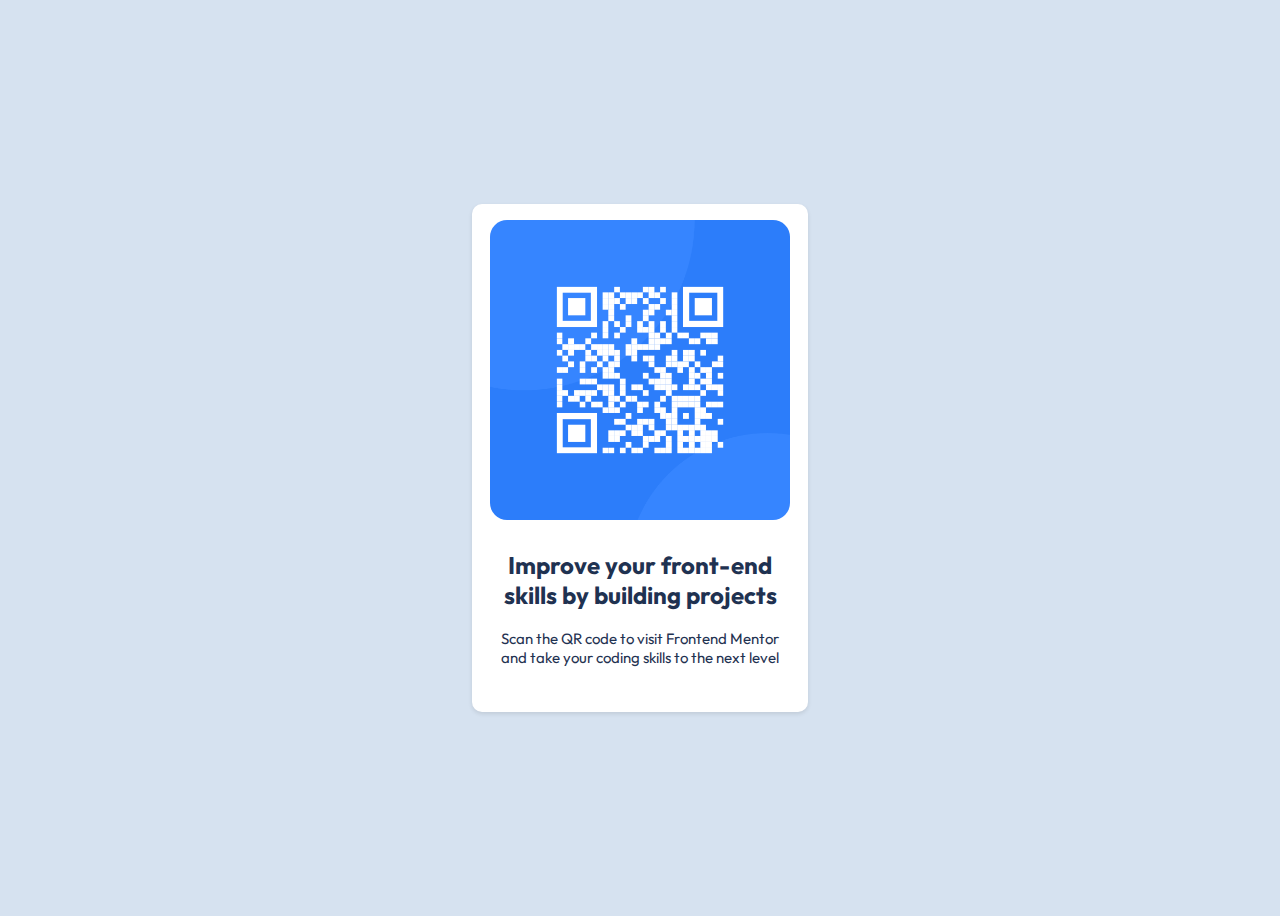
<file: qr-code-component-main/index.html>
<!DOCTYPE html>
<html lang="en">
<head>
  <meta charset="UTF-8">
  <meta name="viewport" content="width=device-width, initial-scale=1.0"> <!-- displays site properly based on user's device -->

  <link rel="icon" type="image/png" sizes="32x32" href="./images/favicon-32x32.png">
  <link rel="stylesheet" href="style.css">
  <title>Frontend Mentor | QR code component</title>
  <link rel="preconnect" href="https://fonts.googleapis.com">
  <link rel="preconnect" href="https://fonts.gstatic.com" crossorigin>
  <link href="https://fonts.googleapis.com/css2?family=Outfit&display=swap" rel="stylesheet">
  <link rel="preconnect" href="https://fonts.googleapis.com">
  <link rel="preconnect" href="https://fonts.gstatic.com" crossorigin>
  <link href="https://fonts.googleapis.com/css2?family=Outfit:wght@700&display=swap" rel="stylesheet">  
</head>
<body class="backfull">
    <div class="card-container">
        <div class="img">
          <img width="300px" class="img" src="images/image-qr-code.png" alt="">
        </div>
        <div class="texts">
          <h2 class="text">Improve your front-end skills by building projects</h2>
          <p>Scan the QR code to visit Frontend Mentor and take your coding skills to the next level</p>
        </div>
    </div>
  
  
  
</body>
</html>
</file>
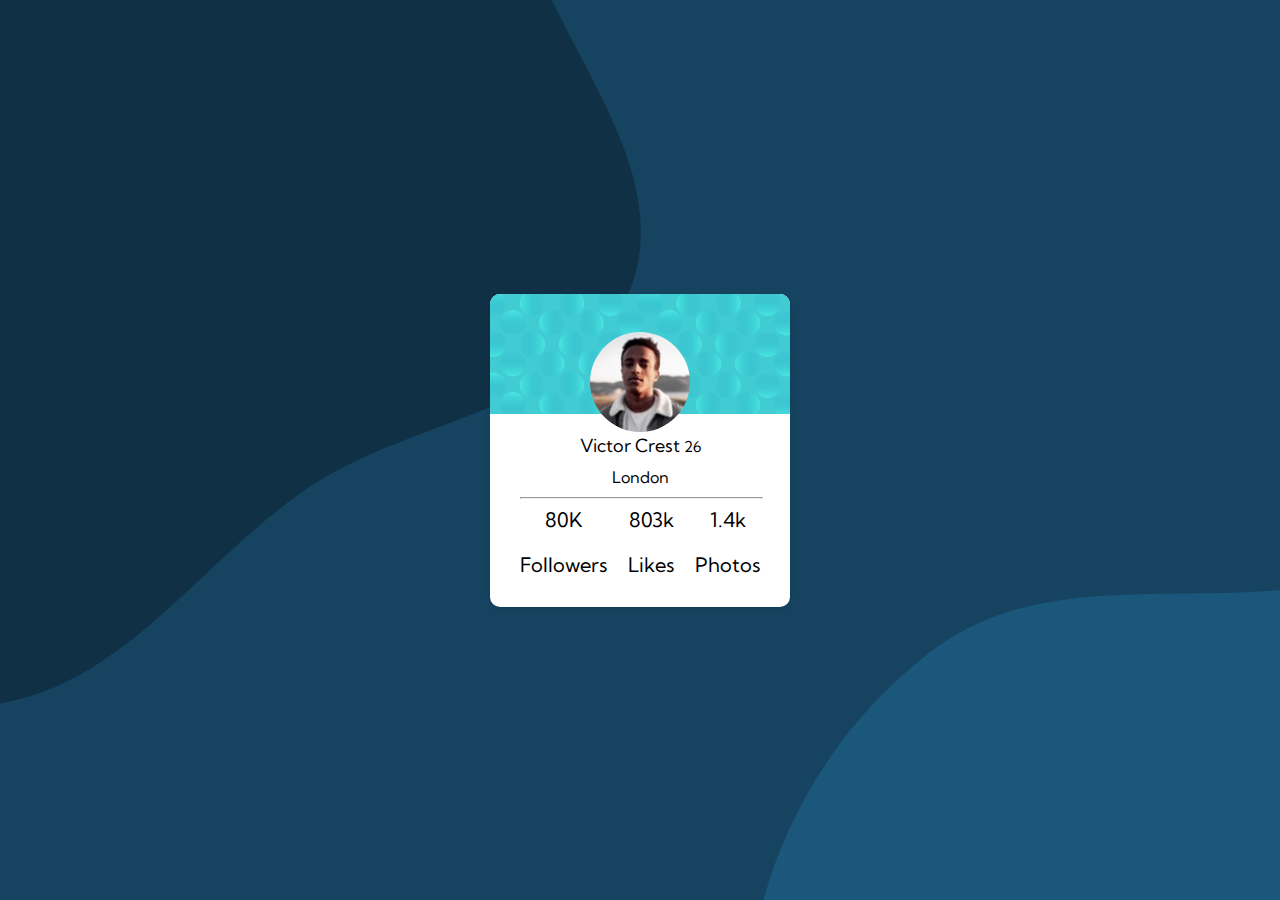
<file: profile-card-component-main/profile-card-component-main/index.html>
<!DOCTYPE html>
<html lang="en">

<head>
  <meta charset="UTF-8">
  <meta name="viewport" content="width=device-width, initial-scale=1.0">
  <link rel="icon" type="image/png" sizes="32x32" href="./images/favicon-32x32.png">
  <link rel="stylesheet" href="style.css">
  <link rel="preconnect" href="https://fonts.googleapis.com">
  <link rel="preconnect" href="https://fonts.gstatic.com" crossorigin>
  <link href="https://fonts.googleapis.com/css2?family=Kumbh+Sans:wght@700&display=swap" rel="stylesheet">
  <link rel="preconnect" href="https://fonts.googleapis.com">
  <link rel="preconnect" href="https://fonts.gstatic.com" crossorigin>
  <link href="https://fonts.googleapis.com/css2?family=Kumbh+Sans&display=swap" rel="stylesheet">
  <title>Frontend Mentor | Profile card component</title>
</head>

<body>
  
  
</div>

  <main class="card">
    <div class="card-header">
      <img src="images/bg-pattern-card.svg" alt="svg">
      <div class="profile-image">
        <img src="images/image-victor.jpg" alt="#">
      </div>
    </div>
    <div class="card-divider"></div>
    <div class="card-body">
      <div class="text-block1">
        <span class="name">Victor Crest</span>
        <span>26</span>
      </div>
      <div class="london">
        <span>London</span>
      </div>
      <hr width="100%">
      <div class="social-container">
        <div class="social-numbers">
          <span>80K</span>
          <p>Followers</p>
        </div>
        <div class="social-numbers">
          <span>803k</span>
          <p>Likes</p>
        </div>
        <div class="social-numbers">
          <span>1.4k</span>
          <p>Photos</p>
        </div>
      </div>
    </div>
  </main>

  <!-- <div class="top-left-circle">
    <object data="images/bg-pattern-bottom.svg" type="image/svg+xml"></object>
  </div>
  <div class="bottom-right-circle">
    <object data="images/bg-pattern-top.svg" type="image/svg+xml"></object>
  </div> -->

</body>

</html>
</file>
<file: qr-code-component-main/style.css>
.card-container {
    display: flex;
    flex-direction: column;
    justify-content: center;
    align-items: center;
    border-radius: 10px;
    background: hsl(0, 0%, 100%);
    padding-bottom: 30px;
    padding-left: 18px;
    padding-right: 18px;
    padding-top: 10px;
    width: 300px;
    box-shadow: 0 2px 4px rgba(0, 0, 0, 0.1);
    

}

.img {

    border-radius: 20px;
    padding: 3px;

}

.texts {
    color: hsl(218, 44%, 22%);
    align-items: center;



}

.texts h2,
.texts p {
    text-align: center;
}

.text{
    font-family: 'Outfit', sans-serif;
}

p {
    font-family: 'Outfit', sans-serif;
    font-size: 15px;
}



.backfull {
    background-color: hsl(212, 45%, 89%);
    align-items: center;
    min-height: 100vh;
    display: flex;
    justify-content: center;
}


@media (max-width: 375px) {
    .card-container {
        display: flex;
        flex-direction: column;
        justify-content: center;
        align-items: center;
        border-radius: 10px;
        background: hsl(0, 0%, 100%);
        padding-bottom: 30px;
        padding-left: 10px;
        padding-right: 10px;
        padding-top: 10px;
        width: 300px;
        box-shadow: 0 2px 4px rgba(0, 0, 0, 0.1);
        

    }

    .img {

        border-radius: 20px;
        padding: 3px;

    }

    .texts {
        color: hsl(218, 44%, 22%);
        align-items: center;



    }

    .texts h2,
    .texts p {
        text-align: center;

    }

    .text{
        font-family: 'Outfit', sans-serif;
    }

    p {
        font-family: 'Outfit', sans-serif;
        font-size: 15px;
        
    }

    .backfull {
        background-color: hsl(212, 45%, 89%);
        align-items: center;
        min-height: 100vh;
        justify-content: center;
        display: flex;
    }

}
</file>
<file: profile-card-component-main/profile-card-component-main/style.css>
body {
    background-image: url("data:image/svg+xml,%3csvg xmlns='http://www.w3.org/2000/svg' version='1.1' xmlns:xlink='http://www.w3.org/1999/xlink' xmlns:svgjs='http://svgjs.com/svgjs' width='1920' height='1080' preserveAspectRatio='none' viewBox='0 0 1920 1080'%3e%3cg mask='url(%26quot%3b%23SvgjsMask1026%26quot%3b)' fill='none'%3e%3crect width='1920' height='1080' x='0' y='0' fill='rgba(21%2c 67%2c 96%2c 1)'%3e%3c/rect%3e%3cpath d='M0%2c597.015C108.972%2c570.308%2c202.26%2c516.665%2c308.082%2c479.385C453.402%2c428.19%2c638.27%2c454.481%2c737.987%2c337.027C839.394%2c217.583%2c864.927%2c31.24%2c814.496%2c-117.107C765.408%2c-261.504%2c580.334%2c-301.068%2c481.561%2c-417.275C381.345%2c-535.179%2c384.176%2c-759.3%2c234.684%2c-799.259C84.152%2c-839.497%2c-28.854%2c-649.239%2c-173.974%2c-592.501C-301.542%2c-542.626%2c-452.751%2c-569.296%2c-562.639%2c-487.529C-684.738%2c-396.676%2c-809.297%2c-269.054%2c-813.129%2c-116.91C-816.96%2c35.166%2c-649.934%2c129.694%2c-581.61%2c265.612C-516.864%2c394.411%2c-548.527%2c587.262%2c-423.276%2c658.63C-296.836%2c730.676%2c-141.343%2c631.656%2c0%2c597.015' fill='%230f3045'%3e%3c/path%3e%3cpath d='M1920 2027.2730000000001C2095.549 2035.039 2253.282 1920.675 2387.007 1806.6770000000001 2509.226 1702.488 2569.205 1552.79 2643.57 1410.443 2722.385 1259.578 2882.511 1111.947 2835.3940000000002 948.386 2787.126 780.8299999999999 2567.87 741.104 2422.858 644.271 2318.103 574.3199999999999 2222.619 496.41099999999994 2102.37 458.904 1980.505 420.89200000000005 1852.521 397.591 1728.461 427.678 1600.989 458.592 1506.574 553.039 1399.8400000000001 629.279 1258.392 730.315 1061.472 785.05 1000.34 947.773 938.156 1113.297 998.505 1307.427 1087.722 1460.088 1173.01 1606.0259999999998 1339.134 1671.307 1478.815 1766.498 1622.9 1864.69 1745.808 2019.567 1920 2027.2730000000001' fill='%231b567b'%3e%3c/path%3e%3c/g%3e%3cdefs%3e%3cmask id='SvgjsMask1026'%3e%3crect width='1920' height='1080' fill='white'%3e%3c/rect%3e%3c/mask%3e%3c/defs%3e%3c/svg%3e");
    display: flex;
    justify-content: center;
    align-items: center;
    height: 100vh;
    margin: 0;

}

.card {
    display: flex;
    flex-direction: column;
    align-items: center;
    background-color: white;
    border-radius: 10px;
    box-shadow: 0 2px 4px rgba(0, 0, 0, 0.1);
    width: 300px;

}

.card-header {
    display: flex;
    justify-content: center;
    margin-bottom: 20px;
    border-radius: 10px;
}

.card-header img {
    width: 100%;
    border-top-left-radius: 10px;
    border-top-right-radius: 10px;
}

.card-body {
    text-align: center;
}

.text-block1 {
    margin-bottom: 10px;
    font-size: 15px;
    font-family: 'Kumbh Sans', sans-serif;
}

.london {
    margin-bottom: 10px;
    font-family: 'Kumbh Sans', sans-serif;
}

.social-numbers {
    gap: 20px;
    margin-bottom: 10px;
    font-size: 18px;
    font-family: 'Kumbh Sans', sans-serif;

}

.social-container {
    display: flex;
    flex-wrap: wrap;
    justify-content: center;
    gap: 20px;
}

.social-numbers p {
    font-size: 20px;
}

.social-numbers span {
    font-size: 20px;
    font: bold;
}


.card-header {
    position: relative;
}

.profile-image {
    position: absolute;
    top: 75%;
    left: 50%;
    transform: translate(-50%, -50%);
    width: 100px;
    /* Ajusta el ancho de la imagen */
    height: auto;
    z-index: 1;
}

.profile-image img {
    width: 100%;
    height: 100%;
    object-fit: cover;
    border-radius: 50%;
}

.name {
    font-size: 18px;
    font-family: 'Kumbh Sans', sans-serif;
    font: bold;

}



@media (max-width: 1440px) {
    body {
        background-image: url("data:image/svg+xml,%3csvg xmlns='http://www.w3.org/2000/svg' version='1.1' xmlns:xlink='http://www.w3.org/1999/xlink' xmlns:svgjs='http://svgjs.com/svgjs' width='1440' height='1080' preserveAspectRatio='none' viewBox='0 0 1440 1080'%3e%3cg mask='url(%26quot%3b%23SvgjsMask1038%26quot%3b)' fill='none'%3e%3crect width='1440' height='1080' x='0' y='0' fill='rgba(21%2c 67%2c 96%2c 1)'%3e%3c/rect%3e%3cpath d='M0%2c703.492C127.732%2c682.177%2c203.768%2c556.581%2c311.917%2c485.352C418.452%2c415.185%2c586.062%2c407.537%2c630.76%2c288.058C675.956%2c167.25%2c557.431%2c48.906%2c521.547%2c-74.987C491.682%2c-178.097%2c494.503%2c-288.138%2c437.521%2c-379.114C374.281%2c-480.083%2c293.102%2c-576.396%2c181.454%2c-617.976C66.585%2c-660.755%2c-66.796%2c-658.625%2c-178.703%2c-608.608C-285.245%2c-560.989%2c-331.393%2c-441.56%2c-408.751%2c-354.185C-487.16%2c-265.623%2c-602.589%2c-204.832%2c-636.514%2c-91.517C-672.233%2c27.793%2c-638.505%2c155.15%2c-596.319%2c272.33C-551.311%2c397.35%2c-494.532%2c524.104%2c-386.855%2c601.959C-276.585%2c681.689%2c-134.219%2c725.89%2c0%2c703.492' fill='%230f3045'%3e%3c/path%3e%3cpath d='M1440 1589.118C1546.085 1575.135 1653.078 1604.383 1753.817 1568.309 1872.777 1525.71 1997.5 1472.27 2064.855 1365.362 2135.2309999999998 1253.658 2139.733 1112.754 2123.367 981.747 2106.797 849.104 2077.739 700.65 1971.655 619.318 1867.587 539.531 1720.116 578.116 1589.118 572.1510000000001 1489.236 567.603 1395.045 577.294 1295.694 588.539 1173.517 602.3679999999999 1038.723 574.03 938.85 645.751 832.521 722.108 758.775 850.149 749.557 980.729 740.512 1108.85 835.86 1214.71 890.479 1330.958 944.412 1445.745 953.307 1604.766 1068.097 1658.693 1184.606 1713.4279999999999 1312.378 1605.94 1440 1589.118' fill='%231b567b'%3e%3c/path%3e%3c/g%3e%3cdefs%3e%3cmask id='SvgjsMask1038'%3e%3crect width='1440' height='1080' fill='white'%3e%3c/rect%3e%3c/mask%3e%3c/defs%3e%3c/svg%3e");
    }

}


@media (width: 375px) {
    body {
        background-image: url("data:image/svg+xml,%3csvg xmlns='http://www.w3.org/2000/svg' version='1.1' xmlns:xlink='http://www.w3.org/1999/xlink' xmlns:svgjs='http://svgjs.com/svgjs' width='375' height='700' preserveAspectRatio='none' viewBox='0 0 375 700'%3e%3cg mask='url(%26quot%3b%23SvgjsMask1066%26quot%3b)' fill='none'%3e%3crect width='375' height='700' x='0' y='0' fill='rgba(21%2c 67%2c 96%2c 1)'%3e%3c/rect%3e%3cpath d='M0%2c266.429C49.251%2c260.287%2c65.811%2c194.122%2c108.689%2c169.124C154.687%2c142.307%2c228.89%2c162.701%2c256.26%2c117.03C282.911%2c72.559%2c240.93%2c17.6%2c229.849%2c-33.047C219.692%2c-79.468%2c224.446%2c-131.614%2c193.894%2c-168.01C163.204%2c-204.57%2c113.852%2c-219.582%2c66.753%2c-227.341C23.246%2c-234.508%2c-19.554%2c-223.088%2c-61.696%2c-210.117C-103.335%2c-197.301%2c-142.676%2c-180.537%2c-176.102%2c-152.594C-214.217%2c-120.732%2c-264.199%2c-87.997%2c-267.106%2c-38.404C-270.032%2c11.522%2c-215.503%2c43.73%2c-190.137%2c86.832C-168.04%2c124.379%2c-159.301%2c168.679%2c-127.629%2c198.595C-91.88%2c232.362%2c-48.797%2c272.514%2c0%2c266.429' fill='%230f3045'%3e%3c/path%3e%3cpath d='M375 991.2429999999999C433.416 987.399 498.408 999.9649999999999 544.9739999999999 964.485 590.975 929.436 600.6279999999999 865.412 613.996 809.146 625.306 761.5409999999999 620.088 714.106 616.047 665.343 611.732 613.279 624.352 553.053 589.544 514.096 554.7529999999999 475.15700000000004 492.414 485.467 442.281 470.861 392.284 456.29499999999996 346.777 420.901 295.23699999999997 428.353 241.125 436.177 197.99 474.68399999999997 157.998 511.967 114.15499999999997 552.84 64.17899999999997 594.796 53.446000000000026 653.767 42.61200000000002 713.294 78.106 769.125 101.00099999999998 825.131 124.87799999999999 883.54 136.055 955.131 190.014 987.844 243.842 1020.477 312.189 995.376 375 991.2429999999999' fill='%231b567b'%3e%3c/path%3e%3c/g%3e%3cdefs%3e%3cmask id='SvgjsMask1066'%3e%3crect width='375' height='700' fill='white'%3e%3c/rect%3e%3c/mask%3e%3c/defs%3e%3c/svg%3e");
    }
}
</file>
